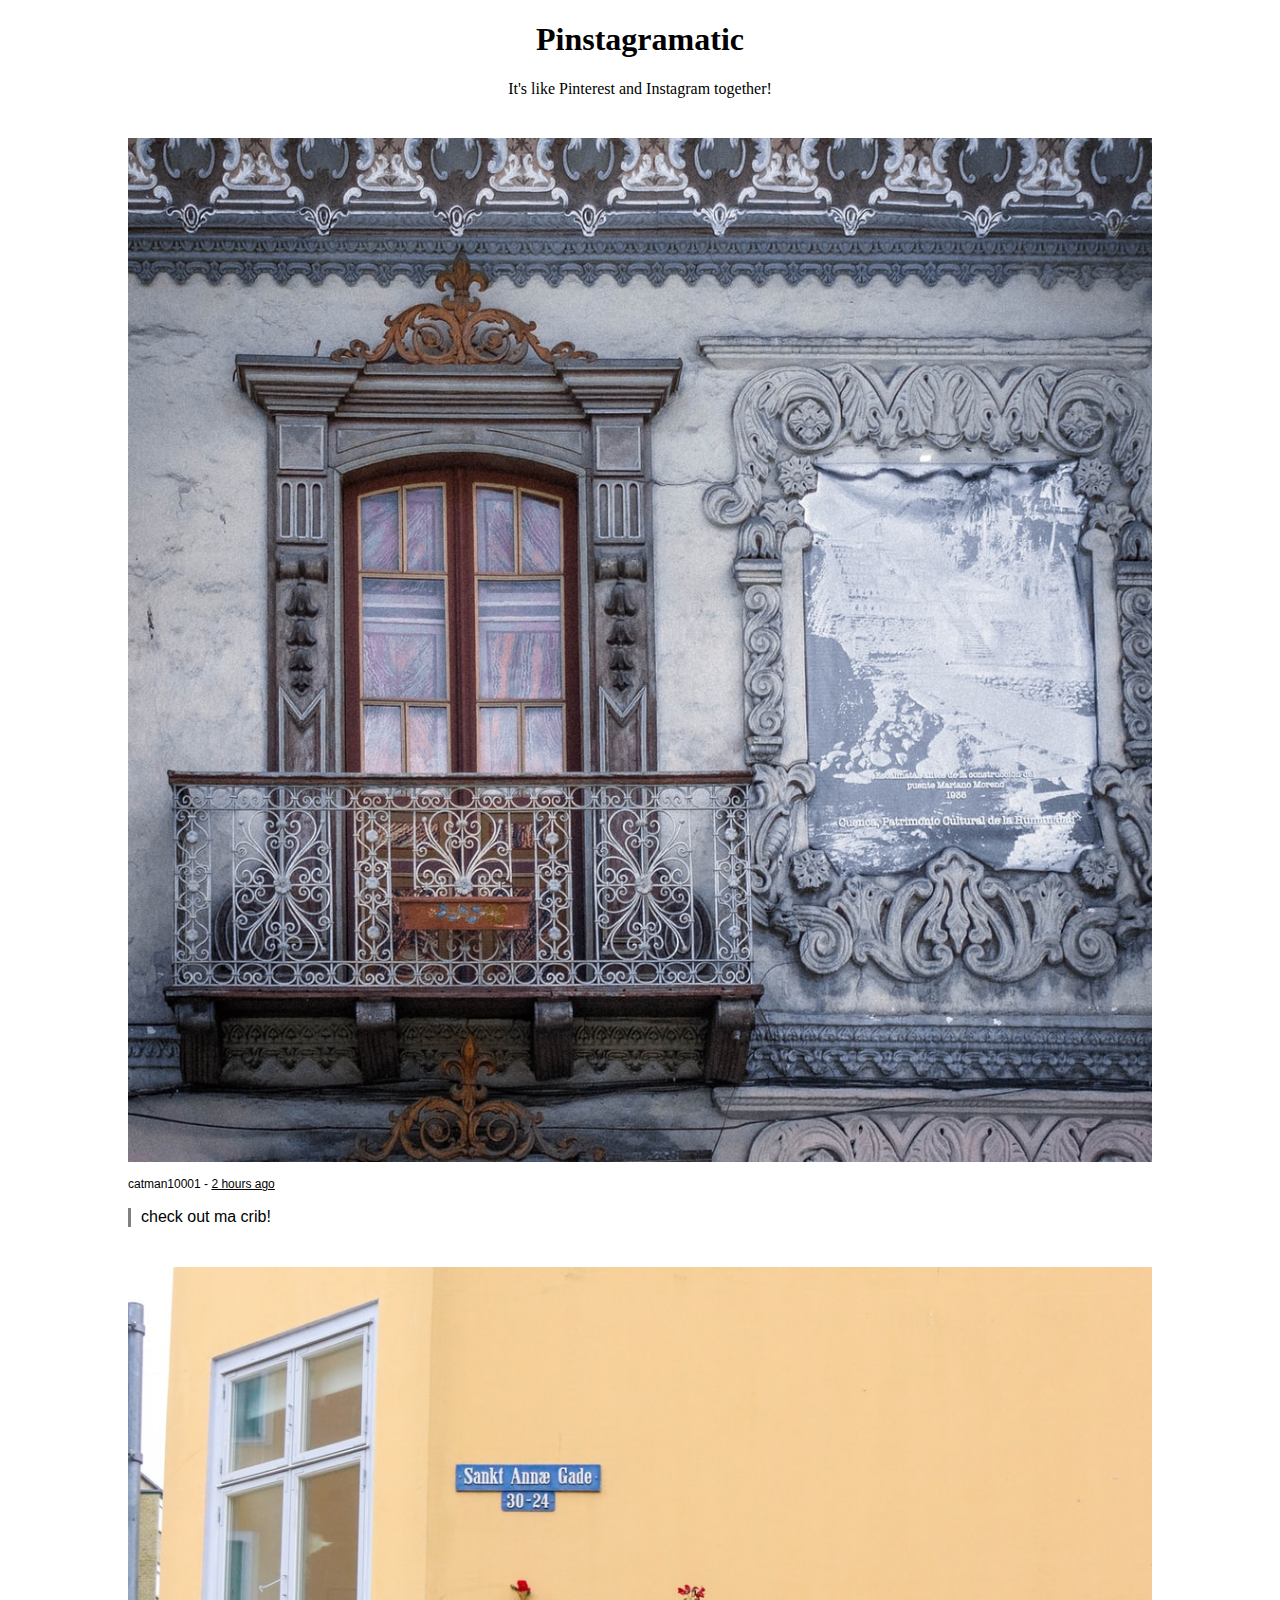
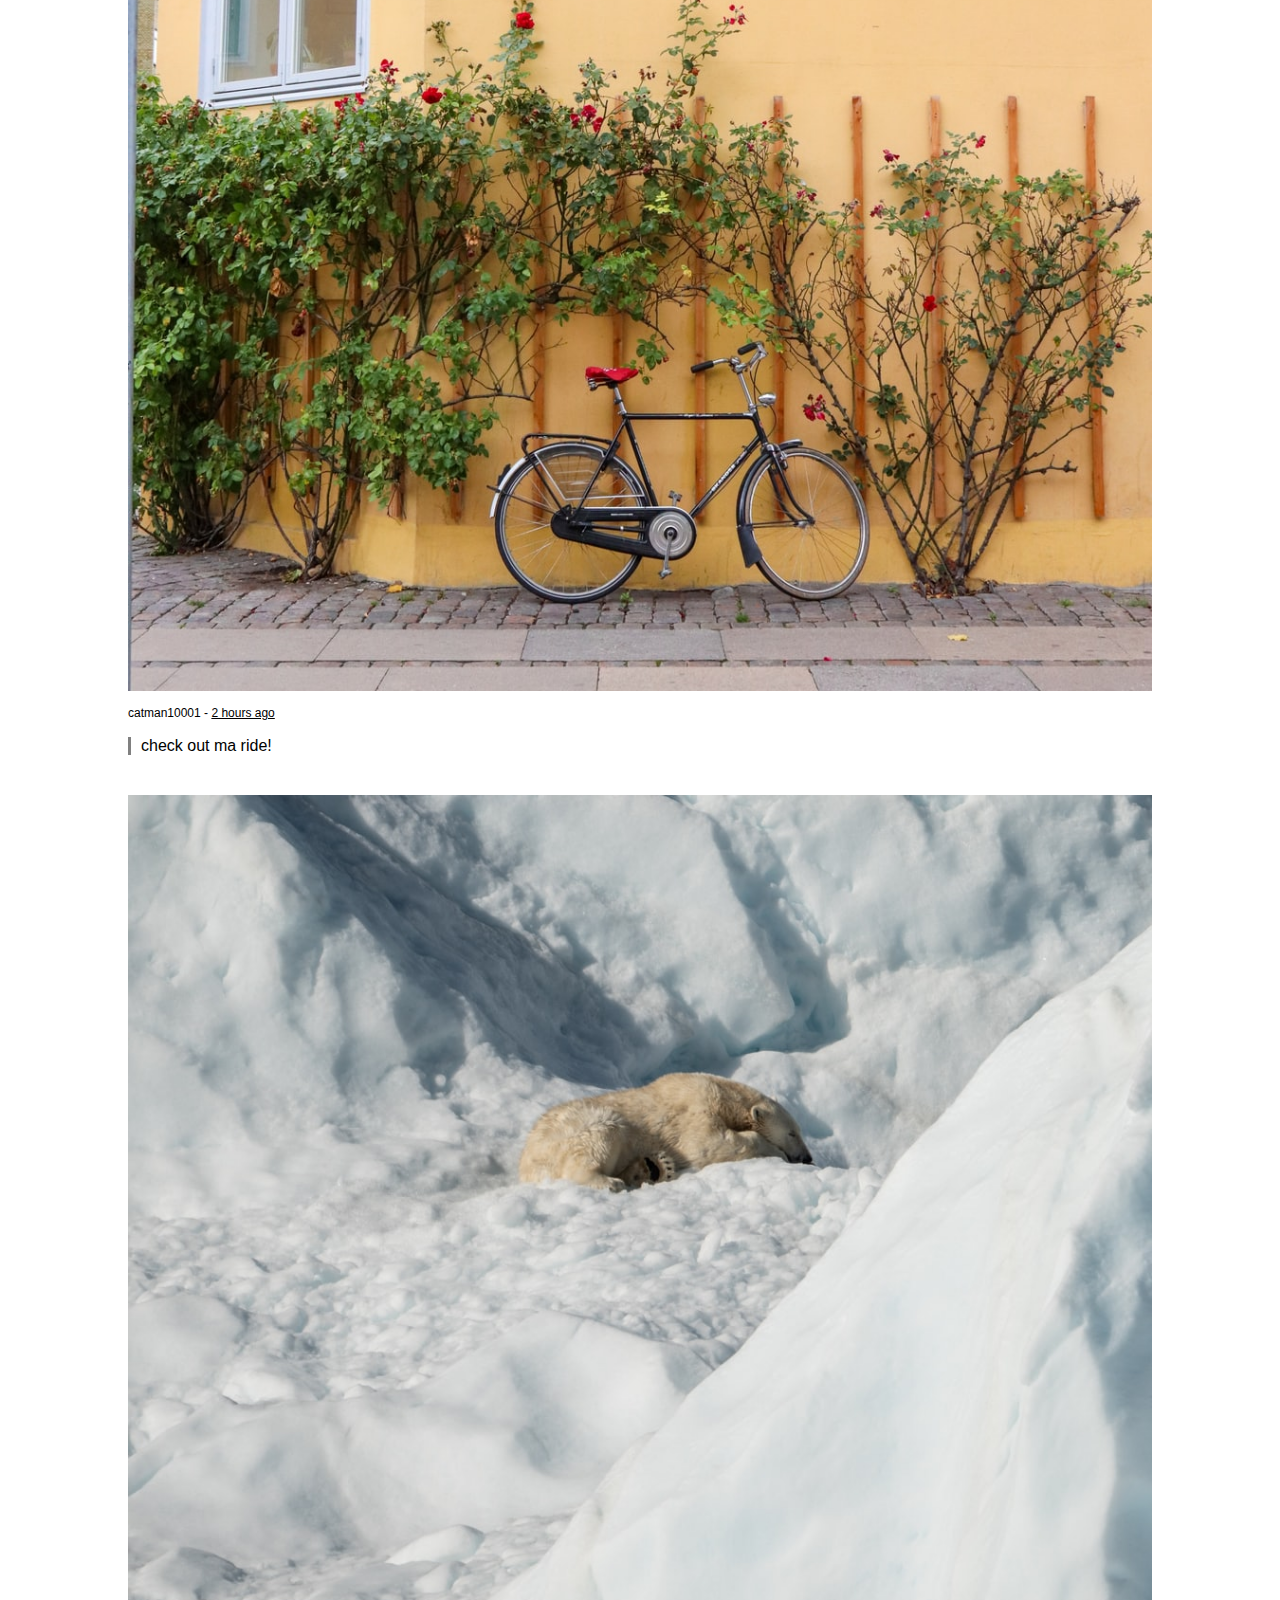
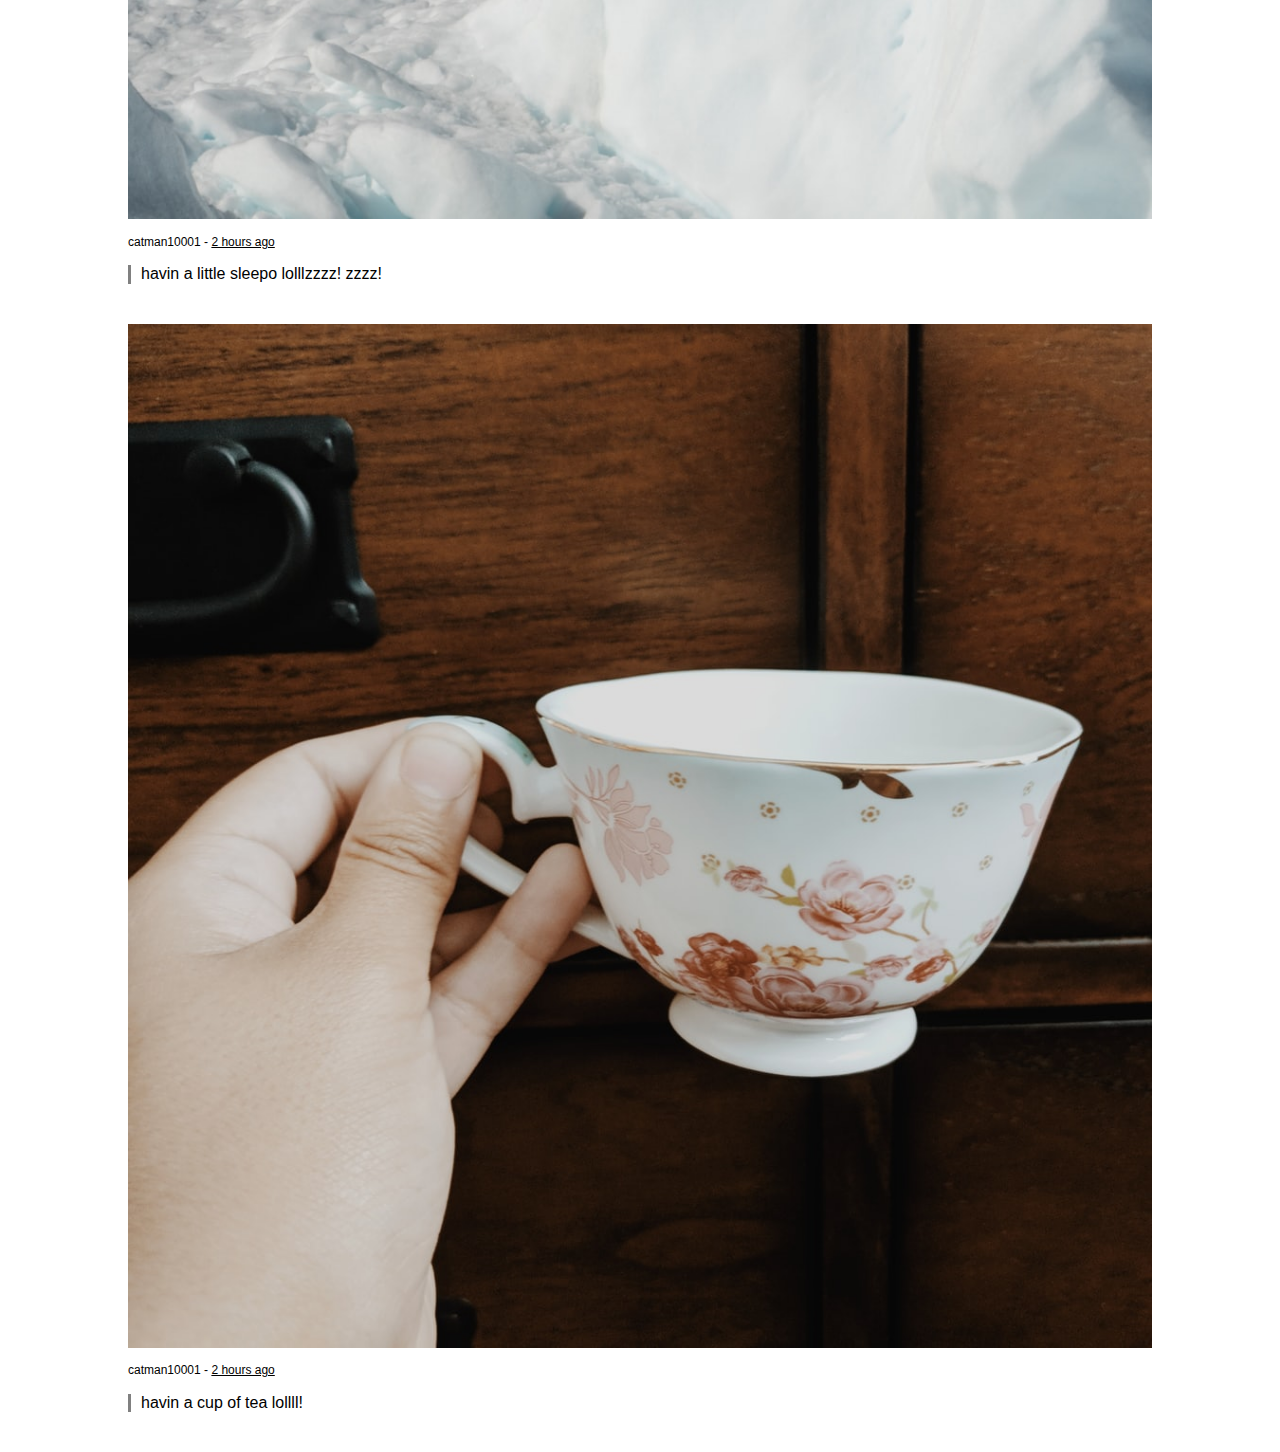
<file: image/Pinstagramatic.html>
<!DOCTYPE html>
<!-- saved from url=(0022)http://127.0.0.1:8080/ -->
<html lang="en"><head><meta http-equiv="Content-Type" content="text/html; charset=UTF-8">
    
    <meta name="viewport" content="width=device-width, initial-scale=1.0">
     
    
    
    <title>Pinstagramatic</title>
<link href="./Pinstagramatic_files/css" rel="stylesheet"><link rel="stylesheet" href="./Pinstagramatic_files/normalize.css"><link rel="stylesheet" href="./Pinstagramatic_files/styles.css"></head>
<body>
    <header class="header">
        <h1>Pinstagramatic</h1>
        <p>It's like Pinterest and Instagram together!</p>
    </header>
    <div class="container">
        <div class="item">
            <img src="./Pinstagramatic_files/TJCkognFFBY.jpg">
            <p class="info">catman10001 - <span class="date">2 hours ago</span></p>
            <p class="caption">check out ma crib!</p>
        </div>
        <div class="item">
            <img src="./Pinstagramatic_files/TMUAjmVQtoU.jpg">
            <p class="info">catman10001 - <span class="date">2 hours ago</span></p>
            <p class="caption">check out ma ride!</p>
        </div>
        <div class="item">
            <img src="./Pinstagramatic_files/f9dF_Fq5-jE.jpg">
            <p class="info">catman10001 - <span class="date">2 hours ago</span></p>
            <p class="caption">havin a little sleepo lolllzzzz! zzzz!</p>
        </div>
        <div class="item">
            <img src="./Pinstagramatic_files/ZxLXbB8ZUq0.jpg">
            <p class="info">catman10001 - <span class="date">2 hours ago</span></p>
            <p class="caption">havin a cup of tea lollll!</p>
        </div>
    </div>
<!-- Code injected by live-server -->
<script type="text/javascript">
	// <![CDATA[  <-- For SVG support
	if ('WebSocket' in window) {
		(function() {
			function refreshCSS() {
				var sheets = [].slice.call(document.getElementsByTagName("link"));
				var head = document.getElementsByTagName("head")[0];
				for (var i = 0; i < sheets.length; ++i) {
					var elem = sheets[i];
					head.removeChild(elem);
					var rel = elem.rel;
					if (elem.href && typeof rel != "string" || rel.length == 0 || rel.toLowerCase() == "stylesheet") {
						var url = elem.href.replace(/(&|\?)_cacheOverride=\d+/, '');
						elem.href = url + (url.indexOf('?') >= 0 ? '&' : '?') + '_cacheOverride=' + (new Date().valueOf());
					}
					head.appendChild(elem);
				}
			}
			var protocol = window.location.protocol === 'http:' ? 'ws://' : 'wss://';
			var address = protocol + window.location.host + window.location.pathname + '/ws';
			var socket = new WebSocket(address);
			socket.onmessage = function(msg) {
				if (msg.data == 'reload') window.location.reload();
				else if (msg.data == 'refreshcss') refreshCSS();
			};
			console.log('Live reload enabled.');
		})();
	}
	// ]]>
</script>

</body></html>
</file>
<file: image/Pinstagramatic_files/styles.css>
body {
	font-family: 'Source Sans Pro', sans-serif;
}

.header {
	text-align: center;
	font-family: 'Bellota', cursive;
	margin-bottom: 40px;
}

.container {
	width: 80%;
	margin: 0 auto;
}


.container .item {
	margin: 10px 0 40px 0;
}

.container .item img {
	width: 100%;
}

.container .info {
	font-size: 12px;
}

.container .info .date {
	text-decoration: underline;
}

.container .caption {
	padding-left: 10px;
	border-left: 3px solid grey;
}
/* ---tablet---- */
@media screen and (min-width:401px) and (max-width:1024)
{
	body{
		background-color: blue;
	}
	 
.container {
	display: flex;
	width:50%;
	height:100%	
	
	}
}
</file>
